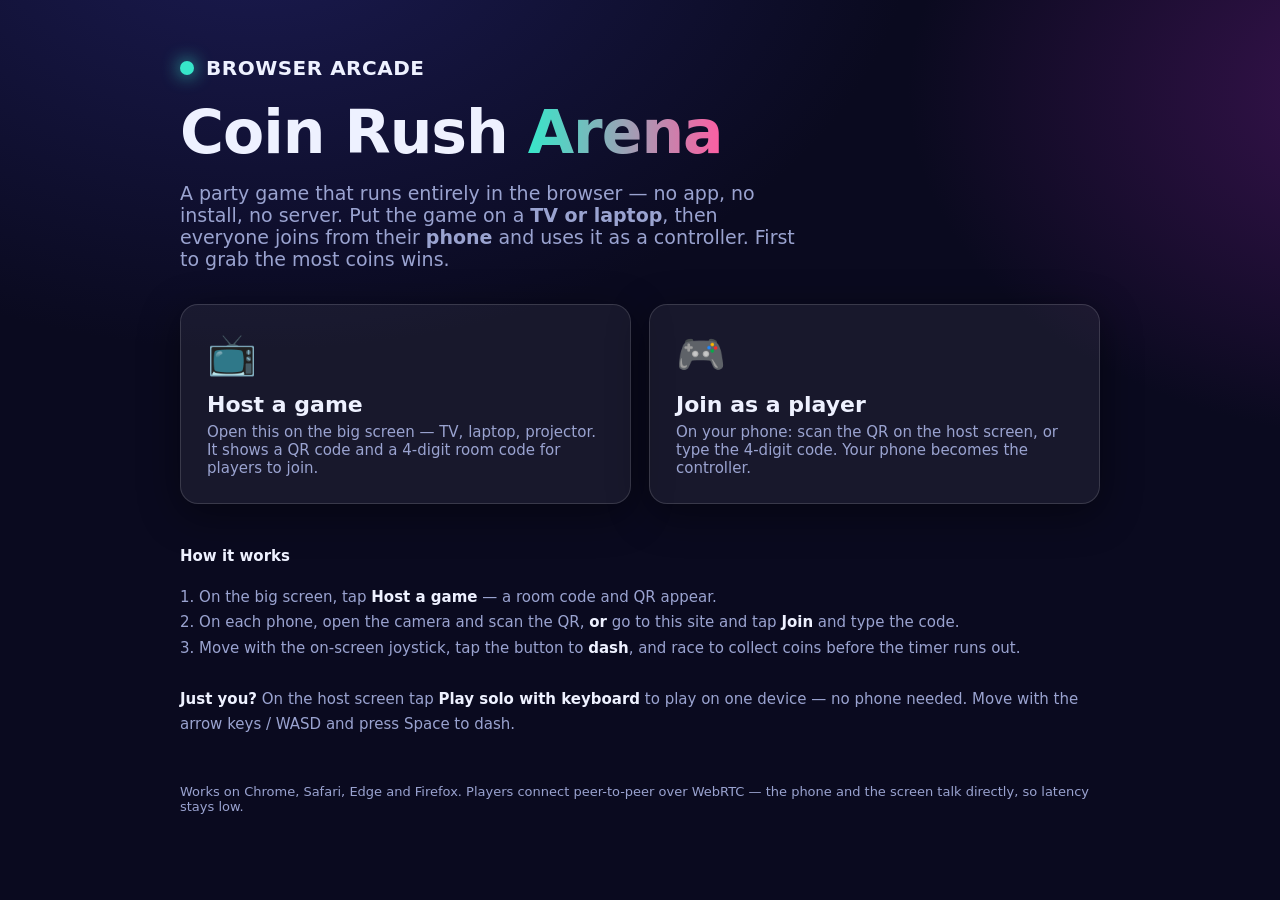
<file: index.html>
<!DOCTYPE html>
<html lang="en">
<head>
  <meta charset="utf-8" />
  <meta name="viewport" content="width=device-width, initial-scale=1, viewport-fit=cover" />
  <title>Browser Arcade — Coin Rush</title>
  <meta name="description" content="A tiny party arcade you play in the browser. Host on a TV or laptop, join from your phone with a QR code or 4-digit code." />
  <link rel="stylesheet" href="css/app.css" />
</head>
<body>
  <div class="wrap">
    <div class="brand"><span class="dot"></span> BROWSER ARCADE</div>

    <h1>Coin Rush <span class="grad">Arena</span></h1>
    <p class="lede">
      A party game that runs entirely in the browser — no app, no install, no server.
      Put the game on a <b>TV or laptop</b>, then everyone joins from their <b>phone</b>
      and uses it as a controller. First to grab the most coins wins.
    </p>

    <div class="cards">
      <a class="card" href="host.html">
        <div class="emoji">📺</div>
        <h2>Host a game</h2>
        <p>Open this on the big screen — TV, laptop, projector. It shows a QR code and a 4-digit room code for players to join.</p>
      </a>
      <a class="card" href="play.html">
        <div class="emoji">🎮</div>
        <h2>Join as a player</h2>
        <p>On your phone: scan the QR on the host screen, or type the 4-digit code. Your phone becomes the controller.</p>
      </a>
    </div>

    <div class="steps">
      <p><b>How it works</b></p>
      1. On the big screen, tap <b>Host a game</b> — a room code and QR appear.<br />
      2. On each phone, open the camera and scan the QR, <b>or</b> go to this site and tap <b>Join</b> and type the code.<br />
      3. Move with the on-screen joystick, tap the button to <b>dash</b>, and race to collect coins before the timer runs out.
      <br /><br />
      <b>Just you?</b> On the host screen tap <b>Play solo with keyboard</b> to play on one device — no phone needed. Move with the arrow keys / WASD and press Space to dash.
    </div>

    <p class="footer">
      Works on Chrome, Safari, Edge and Firefox. Players connect peer-to-peer over WebRTC —
      the phone and the screen talk directly, so latency stays low.
    </p>
  </div>
</body>
</html>
</file>
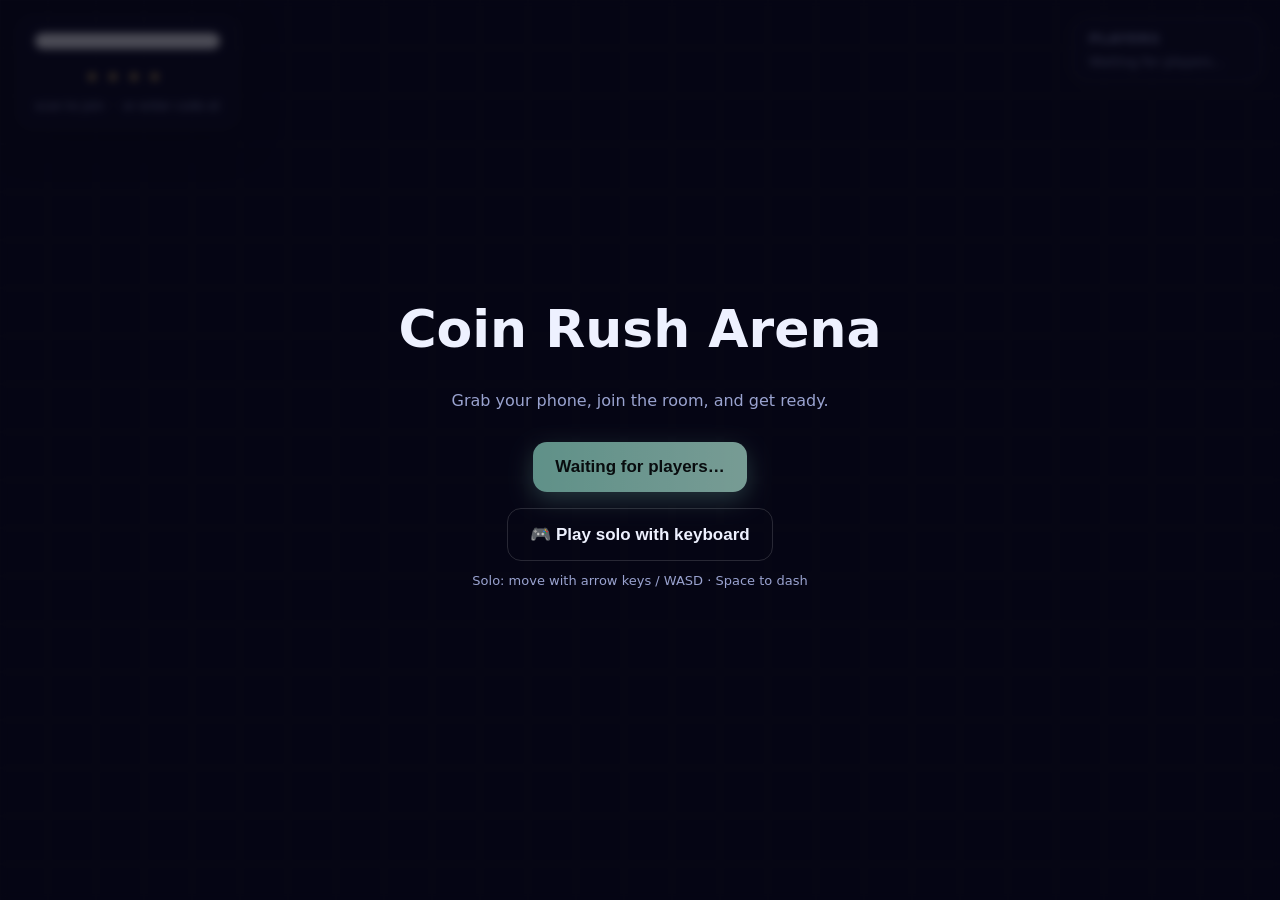
<file: host.html>
<!DOCTYPE html>
<html lang="en">
<head>
  <meta charset="utf-8" />
  <meta name="viewport" content="width=device-width, initial-scale=1, viewport-fit=cover" />
  <title>Host — Coin Rush Arena</title>
  <link rel="stylesheet" href="css/app.css" />
</head>
<body>
  <canvas id="gameCanvas"></canvas>

  <div class="hud">
    <div class="joinbox">
      <div class="qr" id="qr"></div>
      <div class="code" id="code">····</div>
      <div class="hint">scan to join &nbsp;·&nbsp; or enter code at<br id="urlbreak"><span id="joinurl"></span></div>
    </div>
    <div class="scoreboard">
      <h3>Players</h3>
      <div id="scoreRows"><div class="empty">Waiting for players…</div></div>
    </div>
  </div>

  <div class="timer" id="timer" style="display:none">1:30</div>

  <div class="overlay" id="overlay">
    <h2 id="ovTitle">Coin Rush Arena</h2>
    <p class="sub" id="ovSub">Grab your phone, join the room, and get ready.</p>
    <ul class="results" id="ovResults" style="display:none"></ul>
    <button class="btn" id="startBtn" disabled>Waiting for players…</button>
    <button class="btn secondary" id="soloBtn">🎮 Play solo with keyboard</button>
    <p class="sub" id="soloHint" style="font-size:13px;margin-top:-4px">Solo: move with arrow keys / WASD · Space to dash</p>
  </div>

  <!-- Vendored libraries (no CDN needed): WebRTC signalling + QR generation -->
  <script src="js/lib/peerjs.min.js"></script>
  <script src="js/lib/qrcode.min.js"></script>
  <script src="js/net.js"></script>
  <script src="js/host.js"></script>
</body>
</html>
</file>
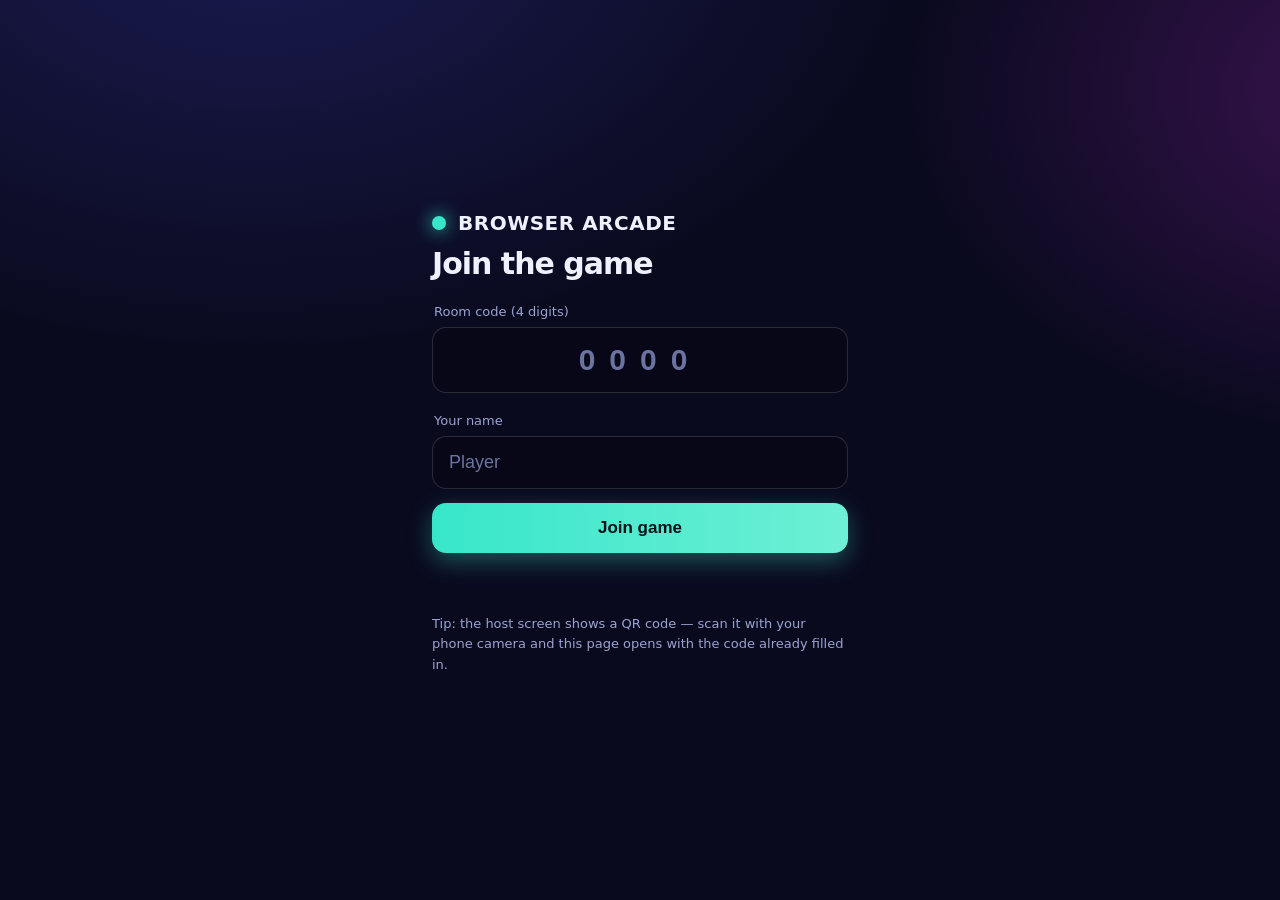
<file: play.html>
<!DOCTYPE html>
<html lang="en">
<head>
  <meta charset="utf-8" />
  <meta name="viewport" content="width=device-width, initial-scale=1, maximum-scale=1, user-scalable=no, viewport-fit=cover" />
  <title>Join — Coin Rush Arena</title>
  <link rel="stylesheet" href="css/app.css" />
</head>
<body class="controller">
  <div class="ctl-wrap">

    <!-- Join form -->
    <div class="ctl-join" id="joinView">
      <div class="brand"><span class="dot"></span> BROWSER ARCADE</div>
      <h1>Join the game</h1>

      <div class="label">Room code (4 digits)</div>
      <input class="field code-field" id="codeInput" inputmode="numeric" pattern="[0-9]*" maxlength="4" placeholder="0000" autocomplete="off" />

      <div class="label">Your name</div>
      <input class="field" id="nameInput" maxlength="12" placeholder="Player" autocomplete="off" />

      <button class="btn" id="joinBtn">Join game</button>
      <div class="msg" id="msg"></div>

      <p style="color:var(--muted);font-size:13px;line-height:1.6">
        Tip: the host screen shows a QR code — scan it with your phone camera and
        this page opens with the code already filled in.
      </p>
    </div>

    <!-- Controller pad -->
    <div class="pad" id="padView">
      <div class="pad-top">
        <div class="who">
          <span class="swatch" id="swatch" style="background:#37e6c9;color:#37e6c9"></span>
          <span id="myName">Player</span>
        </div>
        <div class="status" id="padStatus">connected</div>
        <div class="score" id="myScore">0</div>
      </div>
      <div class="pad-main" id="padMain">
        <div class="stick" id="stick"><div class="knob" id="knob"></div></div>
        <button class="action" id="actionBtn">DASH</button>
      </div>
      <div class="pad-hint" id="padHint">Drag the stick to move · tap <b>DASH</b> for a burst</div>
    </div>

  </div>

  <script src="js/lib/peerjs.min.js"></script>
  <script src="js/net.js"></script>
  <script src="js/controller.js"></script>
</body>
</html>
</file>
<file: css/app.css>
:root {
  --bg: #0a0a1f;
  --bg2: #12123a;
  --ink: #eef1ff;
  --muted: #9aa3d0;
  --accent: #37e6c9;
  --accent2: #ff5da2;
  --gold: #ffd166;
  --panel: rgba(255, 255, 255, 0.06);
  --border: rgba(255, 255, 255, 0.14);
  --shadow: 0 10px 40px rgba(0, 0, 0, 0.45);
}

* { box-sizing: border-box; }

html, body {
  margin: 0;
  padding: 0;
  height: 100%;
  background:
    radial-gradient(1200px 800px at 20% -10%, #1b1b52 0%, transparent 55%),
    radial-gradient(1000px 700px at 110% 10%, #3a1350 0%, transparent 50%),
    var(--bg);
  color: var(--ink);
  font-family: "Segoe UI", system-ui, -apple-system, Roboto, Helvetica, Arial, sans-serif;
  -webkit-font-smoothing: antialiased;
}

body { overflow-x: hidden; }

a { color: var(--accent); }

.wrap {
  max-width: 960px;
  margin: 0 auto;
  padding: clamp(20px, 5vw, 56px) 20px 60px;
}

.brand {
  display: flex;
  align-items: center;
  gap: 12px;
  font-weight: 800;
  letter-spacing: 0.5px;
  font-size: 20px;
}
.brand .dot {
  width: 14px; height: 14px; border-radius: 50%;
  background: var(--accent);
  box-shadow: 0 0 18px var(--accent);
}

h1 {
  font-size: clamp(30px, 7vw, 60px);
  line-height: 1.02;
  margin: 22px 0 10px;
  letter-spacing: -1px;
}
h1 .grad {
  background: linear-gradient(90deg, var(--accent), var(--accent2));
  -webkit-background-clip: text; background-clip: text; color: transparent;
}
.lede { color: var(--muted); font-size: clamp(15px, 2.4vw, 19px); max-width: 620px; }

.cards {
  display: grid;
  grid-template-columns: 1fr 1fr;
  gap: 18px;
  margin-top: 34px;
}
@media (max-width: 640px) { .cards { grid-template-columns: 1fr; } }

.card {
  display: block;
  text-decoration: none;
  color: inherit;
  background: var(--panel);
  border: 1px solid var(--border);
  border-radius: 18px;
  padding: 26px;
  transition: transform .15s ease, border-color .15s ease, background .15s ease;
  box-shadow: var(--shadow);
}
.card:hover { transform: translateY(-4px); border-color: var(--accent); }
.card .emoji { font-size: 40px; }
.card h2 { margin: 14px 0 6px; font-size: 22px; }
.card p { margin: 0; color: var(--muted); font-size: 15px; }

.steps { margin-top: 40px; color: var(--muted); font-size: 15px; line-height: 1.7; }
.steps b { color: var(--ink); }

.footer { margin-top: 46px; color: var(--muted); font-size: 13px; }

/* ---------- Buttons & inputs ---------- */
.btn {
  appearance: none;
  border: none;
  cursor: pointer;
  font-weight: 700;
  font-size: 17px;
  padding: 15px 22px;
  border-radius: 14px;
  color: #06121a;
  background: linear-gradient(90deg, var(--accent), #6ef0d6);
  box-shadow: 0 8px 24px rgba(55, 230, 201, 0.35);
  transition: transform .1s ease, filter .1s ease;
}
.btn:active { transform: scale(0.97); }
.btn:disabled { filter: grayscale(0.6) brightness(0.7); cursor: default; }
.btn.secondary {
  background: transparent;
  color: var(--ink);
  border: 1px solid var(--border);
  box-shadow: none;
}

.field {
  width: 100%;
  font-size: 18px;
  padding: 15px 16px;
  border-radius: 14px;
  border: 1px solid var(--border);
  background: rgba(0, 0, 0, 0.25);
  color: var(--ink);
  outline: none;
}
.field:focus { border-color: var(--accent); }
.field::placeholder { color: #6b73a0; }

/* ================= HOST SCREEN ================= */
#gameCanvas {
  position: fixed;
  inset: 0;
  width: 100vw;
  height: 100vh;
  display: block;
  background: #070716;
}

.hud {
  position: fixed;
  top: 18px;
  left: 18px;
  right: 18px;
  display: flex;
  justify-content: space-between;
  align-items: flex-start;
  gap: 16px;
  pointer-events: none;
  z-index: 5;
}

.joinbox {
  pointer-events: auto;
  background: rgba(10, 10, 31, 0.72);
  border: 1px solid var(--border);
  border-radius: 16px;
  padding: 14px 16px;
  backdrop-filter: blur(6px);
  box-shadow: var(--shadow);
  text-align: center;
}
.joinbox .qr {
  background: #fff;
  padding: 8px;
  border-radius: 10px;
  line-height: 0;
}
.joinbox .qr canvas, .joinbox .qr img { width: 128px; height: 128px; display: block; image-rendering: pixelated; }
.joinbox .code {
  font-size: 34px;
  font-weight: 900;
  letter-spacing: 8px;
  margin-top: 8px;
  color: var(--gold);
}
.joinbox .hint { font-size: 12px; color: var(--muted); margin-top: 2px; }

.scoreboard {
  pointer-events: auto;
  background: rgba(10, 10, 31, 0.72);
  border: 1px solid var(--border);
  border-radius: 16px;
  padding: 12px 16px;
  min-width: 190px;
  backdrop-filter: blur(6px);
}
.scoreboard h3 { margin: 0 0 8px; font-size: 13px; color: var(--muted); letter-spacing: 1px; text-transform: uppercase; }
.scoreboard .row { display: flex; align-items: center; gap: 8px; padding: 3px 0; font-weight: 700; }
.scoreboard .swatch { width: 12px; height: 12px; border-radius: 50%; flex: 0 0 auto; }
.scoreboard .row .nm { flex: 1; overflow: hidden; text-overflow: ellipsis; white-space: nowrap; }
.scoreboard .row .sc { color: var(--gold); }
.scoreboard .empty { color: var(--muted); font-size: 13px; }

.timer {
  position: fixed;
  top: 18px;
  left: 50%;
  transform: translateX(-50%);
  font-size: 30px;
  font-weight: 900;
  letter-spacing: 2px;
  padding: 6px 18px;
  border-radius: 12px;
  background: rgba(10, 10, 31, 0.72);
  border: 1px solid var(--border);
  z-index: 5;
}
.timer.low { color: var(--accent2); }

.overlay {
  position: fixed;
  inset: 0;
  display: flex;
  flex-direction: column;
  align-items: center;
  justify-content: center;
  text-align: center;
  gap: 16px;
  padding: 24px;
  z-index: 10;
  background: rgba(6, 6, 20, 0.72);
  backdrop-filter: blur(4px);
}
.overlay.hidden { display: none; }
.overlay h2 { font-size: clamp(28px, 6vw, 52px); margin: 0; }
.overlay .sub { color: var(--muted); max-width: 560px; }
.overlay .results { list-style: none; padding: 0; margin: 8px 0; min-width: 260px; }
.overlay .results li {
  display: flex; align-items: center; gap: 10px;
  background: var(--panel); border: 1px solid var(--border);
  border-radius: 12px; padding: 10px 14px; margin: 8px 0; font-size: 18px; font-weight: 700;
}
.overlay .results .rank { width: 28px; color: var(--muted); }
.overlay .results .sc { margin-left: auto; color: var(--gold); }
.overlay .swatch { width: 16px; height: 16px; border-radius: 50%; }

/* ================= PHONE CONTROLLER ================= */
body.controller { overflow: hidden; touch-action: none; user-select: none; -webkit-user-select: none; }

.ctl-wrap {
  min-height: 100dvh;
  display: flex;
  flex-direction: column;
}

.ctl-join {
  flex: 1;
  display: flex;
  flex-direction: column;
  justify-content: center;
  gap: 14px;
  padding: 26px 22px;
  max-width: 460px;
  margin: 0 auto;
  width: 100%;
}
.ctl-join h1 { font-size: 30px; margin: 0 0 4px; }
.ctl-join .label { font-size: 13px; color: var(--muted); margin: 6px 2px -6px; }
.code-field { text-align: center; letter-spacing: 14px; font-size: 30px; font-weight: 800; }
.msg { min-height: 20px; font-size: 14px; }
.msg.err { color: var(--accent2); }
.msg.ok { color: var(--accent); }

/* Active controller pad */
.pad { flex: 1; display: none; flex-direction: column; }
.pad.active { display: flex; }

.pad-top {
  display: flex; align-items: center; gap: 12px;
  padding: 14px 18px;
  border-bottom: 1px solid var(--border);
}
.pad-top .who { display: flex; align-items: center; gap: 10px; font-weight: 800; font-size: 18px; }
.pad-top .swatch { width: 20px; height: 20px; border-radius: 50%; box-shadow: 0 0 14px currentColor; }
.pad-top .score { margin-left: auto; font-weight: 900; font-size: 22px; color: var(--gold); }
.pad-top .status { font-size: 12px; color: var(--muted); }

.pad-main { flex: 1; position: relative; }

.stick {
  position: absolute;
  left: 6%;
  bottom: 12%;
  width: min(44vw, 230px);
  height: min(44vw, 230px);
  border-radius: 50%;
  background: rgba(255, 255, 255, 0.05);
  border: 2px solid var(--border);
  touch-action: none;
}
.stick .knob {
  position: absolute;
  left: 50%; top: 50%;
  width: 42%; height: 42%;
  margin: 0;
  border-radius: 50%;
  background: linear-gradient(180deg, var(--accent), #1fae94);
  box-shadow: 0 6px 20px rgba(0,0,0,0.5);
  transform: translate(-50%, -50%);
  transition: transform .02s linear;
}

.action {
  position: absolute;
  right: 6%;
  bottom: 15%;
  width: min(30vw, 150px);
  height: min(30vw, 150px);
  border-radius: 50%;
  border: none;
  color: #240016;
  font-weight: 900;
  font-size: clamp(18px, 5vw, 26px);
  background: radial-gradient(circle at 35% 30%, #ff8bc0, var(--accent2));
  box-shadow: 0 10px 30px rgba(255, 93, 162, 0.5);
  touch-action: none;
}
.action:active { transform: scale(0.94); }
.action:disabled { filter: grayscale(0.7) brightness(0.6); }

.pad-hint {
  text-align: center;
  color: var(--muted);
  font-size: 13px;
  padding: 6px 0 14px;
}
</file>
